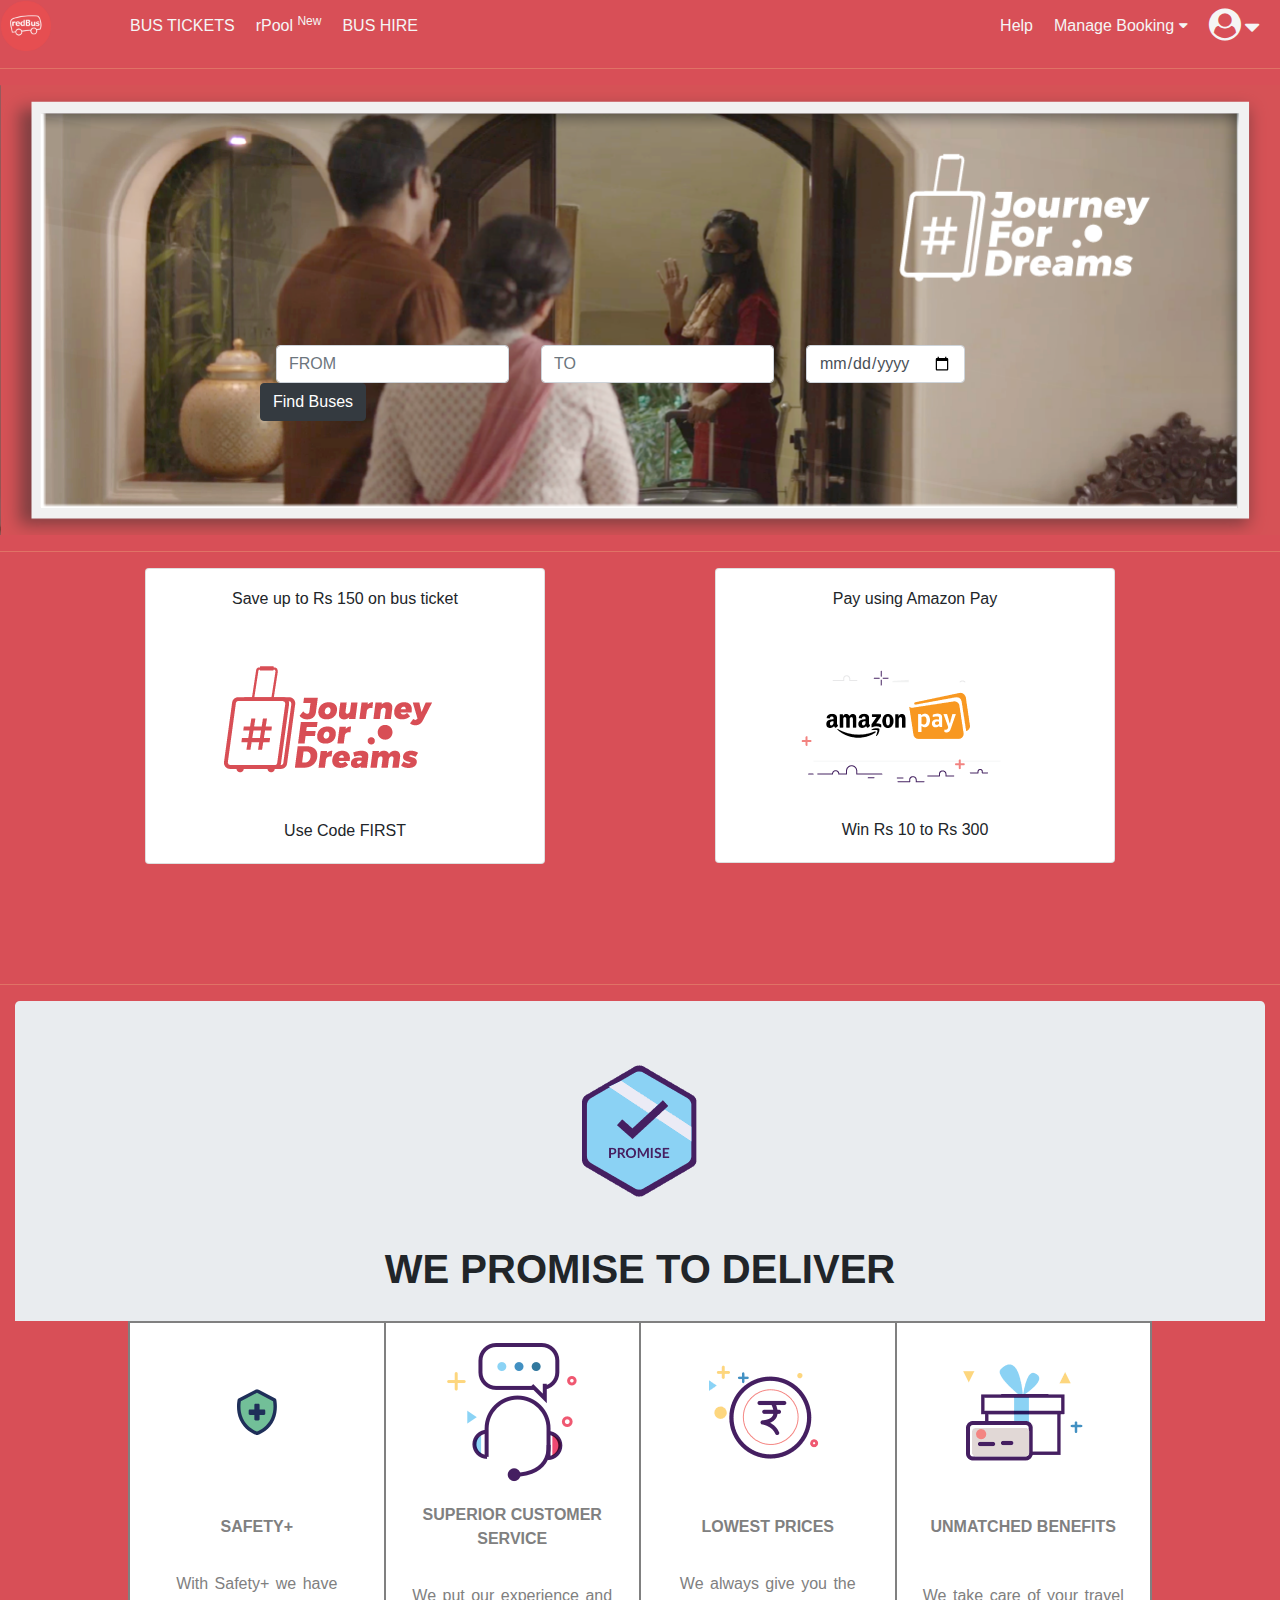
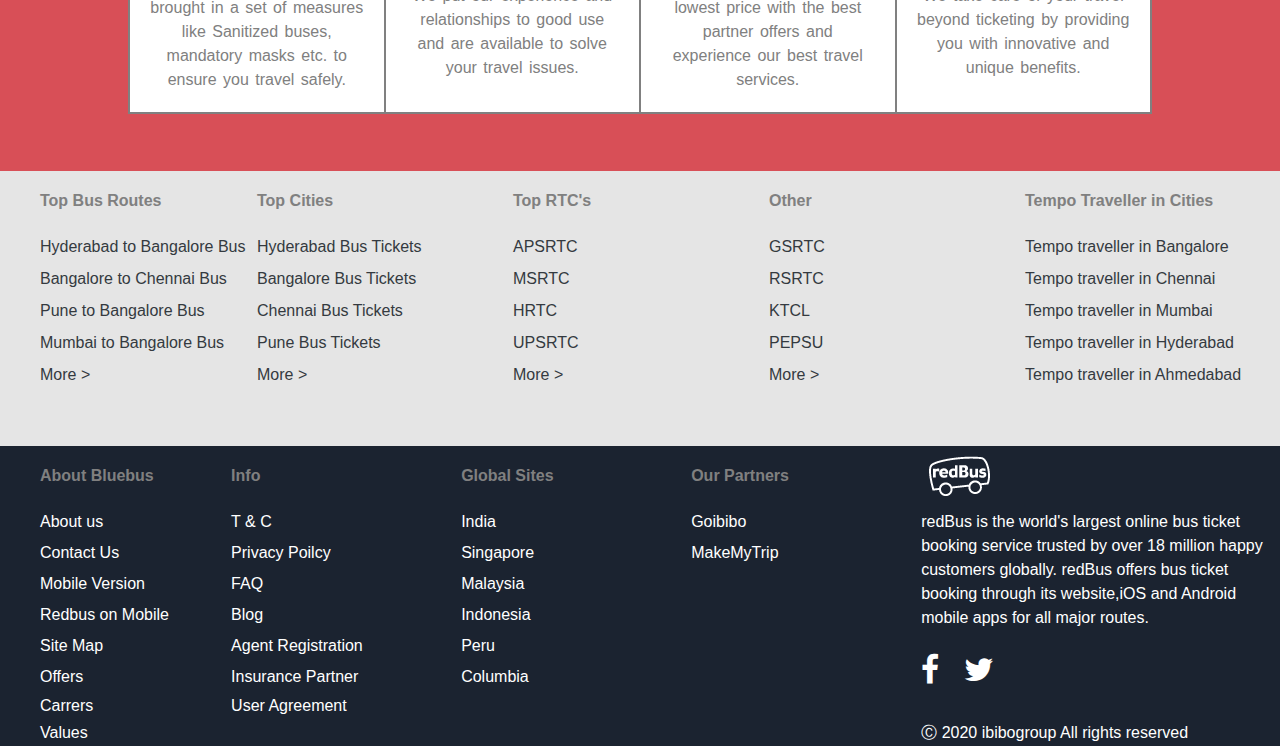
<file: index.html>
<!DOCTYPE html>
<html lang="en">
<head>

    <meta charset="UTF-8">
    <meta name="viewport" content="width=device-width, initial-scale=1.0">
    <title>Blue Bus</title>

    <!-- styles -->
    <link rel="stylesheet" href="./css/styles.css">
    <link rel="stylesheet" href="./css/bootstrap_4.5.2.css">
    <link rel="stylesheet" href="https://cdnjs.cloudflare.com/ajax/libs/font-awesome/4.7.0/css/font-awesome.min.css">
    <!-- styles -->

    <!-- scripts -->

    <script src="./js/jquery3.5.js"></script>


    <!-- scripts -->

</head>
<body class="body">
<!-- header section -->
    <div class="header">
        <table class="tableheader">
            <tr>
                <td width="10%">         
                        <img src="./assets/img/header-logo.png" alt="" width="40%" height="20%">
                </td>
                <td>
                    <table>
                        <tr> 
                            <td class="navi">BUS TICKETS</td>
                            <td class="navi">rPool <sup>New</sup>
                            </td>
                            <td class="navi">BUS HIRE</td>
                        </tr>
                    </table>
                </td>
                <td>
                    <table align="right">
                        <tr> 
                            <td class="navi">Help</td>
                            <td class="navi">Manage Booking  <i class="fa fa-caret-down" style="font-size: 15px;"></i>
                            </td>
                            <td class="navi"><i class="fa fa-user-circle fa-2x"></i> <i class="fa fa-caret-down" style="font-size: 25px;"></i> </td>
                        </tr>
                    </table>
                </td>     
            </tr>
    </table> 
    <hr>       
</div>
<!-- header section end -->


<!-- search section start -->

   <div class="container-fluid" style="background-image: url('./assets/img/bodyimg.png');">
    <div class="search-tab">
    <form action="display.html" class="form-inline" id="bus">
    <div class="row">
        <div class="form-group mx-sm-3">
            <input type="text" name="from" class="form-control" id="from" placeholder="FROM">
        </div>
        <div class="form-group mx-sm-3">
            <input type="text" name="to" class="form-control" id="to" placeholder="TO">
        </div>
        <div class="form-group mx-sm-3">
            <input type="date" name="date" class="form-control" id="date">
        </div>
        <div class="form-group">
            <button class="btn btn-dark text-white" type="submit">
                Find Buses
            </button>    
        </div>
    </div>
    <!-- <div class="row" style="padding-top: 30px;">
        <div class="form-group" style="padding-left: 14px;">
            <textarea type="text" name="from-details" class="form-control" id="from-details" placeholder="Details" cols="23"
                rows="3"></textarea>
        </div>
        <div class="form-group mx-sm-3" style="padding-left: 11px;">
            <textarea type="text" name="to-details" class="form-control" cols="23" id="to-details" placeholder="Details"
                rows="3"></textarea>
        </div>
        <div class="form-group mx-sm-3" style="padding-left: 1px;">
            <textarea type="text" name="date-details" cols="20" rows="3" class="form-control" id="date-details"
                placeholder="details"></textarea>
        </div>
    </div> -->
    </form>    
    </div>
    </div>

    <script type="text/javascript">
        $('#bus').submit(function (event) {
            // event.preventDefault();
            
            var from = $('#from').val();
            var to = $('#to').val();
            var date = $('#date').val();
            
            // var from_detail = $('#from-details').val();
            // var to_detail = $('#to-details').val();
            // var date_detail = $('#date-details').val();
            // var search = {};
            // var details_from = {};
            // var details_to = {};
            // var details_date = {};

            // details_from['from-name'] = from;
            // details_from['from-details'] = from_detail;
            // search['from'] = details_from;

            // details_to['to-name'] = to;
            // details_to['to-details'] = to_detail;
            // search['to'] = details_to;

            // details_date['date-name'] = date;
            // details_date['date-details'] = date_detail;
            // search['date'] = details_date;


            // var success ={
            //     'status' : 'Success',
            //     'message': 'Details Sent Successfully',

            // }
            // var fail ={
            //     'status' : 'Failure',
            //     'message': 'Enter Valid Details',

            // }
            // if (from !=''&&to!=''&&date!='') {
            //     $('#Tfrom').html(from);
            //     $('#Tto').html(to);
            //     $('#Tdate').html(date);
                
            //     // alert(JSON.stringify(success,null,3));
            // }
            // else
            // {
            //     alert(JSON.stringify(fail,null,3));
            // }
            
            
            // alert(JSON.stringify(search, null, 3));
             // console.log(from + "-" + to + "-" + date);
            localStorage.setItem("fromPlace", from);
            localStorage.setItem("toPlace", to);
            localStorage.setItem("Date", date);
        });
    </script>
   <!-- search section end -->


   <!-- offer section start -->

   <hr>
   <!-- table -->
   <!-- <div class="container">
    <table class="table table-dark">
        <thead>
            <th>From</th>
            <th>To</th>
            <th>Date</th>
        </thead>   
        <tbody>
               <tr>
                   <td id="Tfrom" ></td>
                   <td id="Tto"></td>
                   <td id="Tdate"></td>
               </tr>
           </tbody>
       </table>
   </div> -->
   <!-- table -->
  
   <div class="offers">
     <div class="container" style="height: 400px;">
         <div class="row">
             <div class="col sm-6">
                 <div class="card sm-6" style="width: 25rem;">
                     <div class="card-body">
                         <h6 class="card-title center">Save up to Rs 150 on bus ticket</h6>
                         <img src="./assets/img/amazon.png" alt="" class="img">
                         <p class="card-text center">Use Code FIRST</p>
                     </div>
                 </div>
             </div>
             <div class="col sm-6">
                <div class="card sm-6" style="width: 25rem;">
                    <div class="card-body">
                        <h6 class="card-title center">Pay using Amazon Pay</h6>
                        <img src="./assets/img/amazon1.png" alt="" class="img">
                        <p class="card-text center">Win Rs 10 to Rs 300</p>
                    </div>
                </div>
            </div>
            
         </div>
     </div>  
   </div>


   <!-- offer section end -->


   <!-- image section start -->
   <hr>
   <div class="container-fluid" style="height: 320px;">
       <div class="jumbotron">
        <div class="img1">
            <img src="./assets/img/promise.png" alt="">
        </div>   
           <h1 class="display-6 center"><b>WE PROMISE TO DELIVER</b></h1>
        </div>
        </div>
        <div class="conatiner" style="height: 450px;"> 
            <table class="text-white center mypromise" style="height: 370px;background-color: white;width: 80%;margin-left: auto;margin-right: auto;border: 2px solid gray;">
                <tr>
                    <div>
                        <th class="bordergray" style="width: 20%;"><img src="./assets/img/safety.svg" alt="" ></th>
                        <th class="bordergray" style="width: 20%;"><img src="./assets/img/customer_care.png" alt=""></th>
                        <th class="bordergray" style="width: 20%;"> <img src="./assets/img/lowest_Fare.png" alt="" ></th>
                        <th class="bordergray" style="width: 20%;"><img src="./assets/img/benefits.png" alt="" ></th>
                    </div>
                </tr>
                <tr>
                    <th class="bordergray"><b>SAFETY+</b></th>
                    <th class="bordergray"><b>SUPERIOR CUSTOMER SERVICE</b></th>
                    <th class="bordergray"><b>LOWEST PRICES</b></th>
                    <th class="bordergray"><b>UNMATCHED BENEFITS</b></th>
                </tr>
                <tr style="color: gray;">
                    <td class="bordergray" style="padding: 20px;word-spacing: 2px;">With Safety+ we have brought in a set of measures like Sanitized buses, mandatory masks etc. to ensure you travel safely.</td>
                    <td class="bordergray" style="padding: 20px;word-spacing: 2px;">We put our experience and relationships to good use and are available to solve your travel issues.</td>
                    <td class="bordergray" style="padding: 20px;word-spacing: 2px;">We always give you the lowest price with the best partner offers and experience our best travel services.</td>
                    <td class="bordergray" style="padding: 20px;word-spacing: 2px;">We take care of your travel beyond ticketing by providing you with innovative and unique benefits.</td>
                </tr>
            </table>
        </div>
        


<!-- image section end -->

<!-- footer section start -->

<div style="height: 275px;padding-bottom: 25px;background-color:#E5E5E5 ;">
    <table class="text-dark" style="height: 220px;background-color:#E5E5E5;width: 100%;">
        <tr>
            <th style="width: 20%; padding-left: 40px;">Top Bus Routes</th>
            <th style="width: 20%;">Top Cities</th>
            <th style="width: 20%;">Top RTC's</th>
            <th style="width: 20%;">Other</th>
            <th style="width: 20%;">Tempo Traveller in Cities</th>            
        </tr>
        <tr>
            <td style="padding-left: 40px;">Hyderabad to Bangalore Bus</td>
            <td>Hyderabad Bus Tickets</td>
            <td>APSRTC</td>
            <td>GSRTC</td>
            <td>Tempo traveller in Bangalore</td>
        </tr>
        <tr>
            <td style="padding-left: 40px;">Bangalore to Chennai Bus</td>
            <td> Bangalore Bus Tickets
            </td>
            <td>MSRTC</td>
            <td>RSRTC</td>
            <td>Tempo traveller in Chennai</td>
        </tr>
        <tr>
            <td style="padding-left: 40px;">Pune to Bangalore Bus
            </td>
            <td>Chennai Bus Tickets</td>
            <td>HRTC</td>
            <td>KTCL</td>
            <td>Tempo traveller in Mumbai</td>
        </tr>
        <tr>
            <td style="padding-left: 40px;">Mumbai to Bangalore Bus
            </td>
            <td>Pune Bus Tickets</td>
            <td>UPSRTC</td>
            <td>PEPSU</td>
            <td>Tempo traveller in Hyderabad</td>
        </tr>
        <tr>
            <td style="padding-left: 40px;">More ></td>
            <td>More ></td>
            <td>More ></td>
            <td>More ></td>
            <td>Tempo traveller in Ahmedabad</td>
        </tr>
    </table>
    </div>
</div>
<div style="height: 300px;">
    <table class="text-white" style="height: 300px;background-color:#1B2330;width: 100%;">
        <tr>
            <th style="width: 18%; padding-left: 40px;">About Bluebus</th>
            <th style="width: 18%;">Info</th>
            <th style="width: 18%;">Global Sites</th>
            <th style="width: 18%;">Our Partners</th>
            <th style="width: 28%;"><img src="./assets/img/footer_logo.png" alt="">
            </th>            
        </tr>
        <tr>
            <td style="padding-left: 40px;">About us</td>
            <td>T & C</td>
            <td>India</td>
            <td>Goibibo</td>
            <td rowspan="6" width="20%">
                <span>
                    redBus is the world's largest online bus ticket booking service trusted by over 18 million happy 
                    customers globally. redBus offers bus ticket booking through its website,iOS and Android mobile apps for 
                    all major routes.
                </span>
                <br>
                <br>
                <i class="fa fa-facebook fa-2x" aria-hidden="true" style="padding-right: 20px;" ></i>
                <i class="fa fa-twitter fa-2x" aria-hidden="true"></i>
            </td>
        </tr>
        <tr>
            <td style="padding-left: 40px;">Contact Us</td>
            <td>Privacy Poilcy</td>
            <td>Singapore</td>
            <td>MakeMyTrip</td>
        </tr>
        <tr>
            <td style="padding-left: 40px;">Mobile Version</td>
            <td>FAQ</td>
            <td>Malaysia</td>
            <td> </td>
            <td></td>
        </tr>
        <tr>
            <td style="padding-left: 40px;">Redbus on Mobile</td>
            <td>Blog</td>
            <td>Indonesia</td>
            <td></td>
        </tr>
        <tr>
            <td style="padding-left: 40px;">Site Map</td>
            <td>Agent Registration</td>
            <td>Peru</td>
            <td></td>
            <td></td>
        </tr>
        <tr>
            <td style="padding-left: 40px;">Offers</td>
            <td>Insurance Partner</td>
            <td>Columbia</td>
            <td></td>
            <td></td>
        </tr>
        <tr>
            <td style="padding-left: 40px;">Carrers</td>
            <td>User Agreement</td>
            <td></td>
            <td></td>
            <td></td>
        </tr>
        <tr>
            <td style="padding-left: 40px;">Values</td>
            <td></td>
            <td></td>
            <td></td>
            <td>Ⓒ 2020 ibibogroup All rights reserved</td>
        </tr>
        
            
    </table>
</div>


<!-- footer section end -->
</body>
</html>
</file>
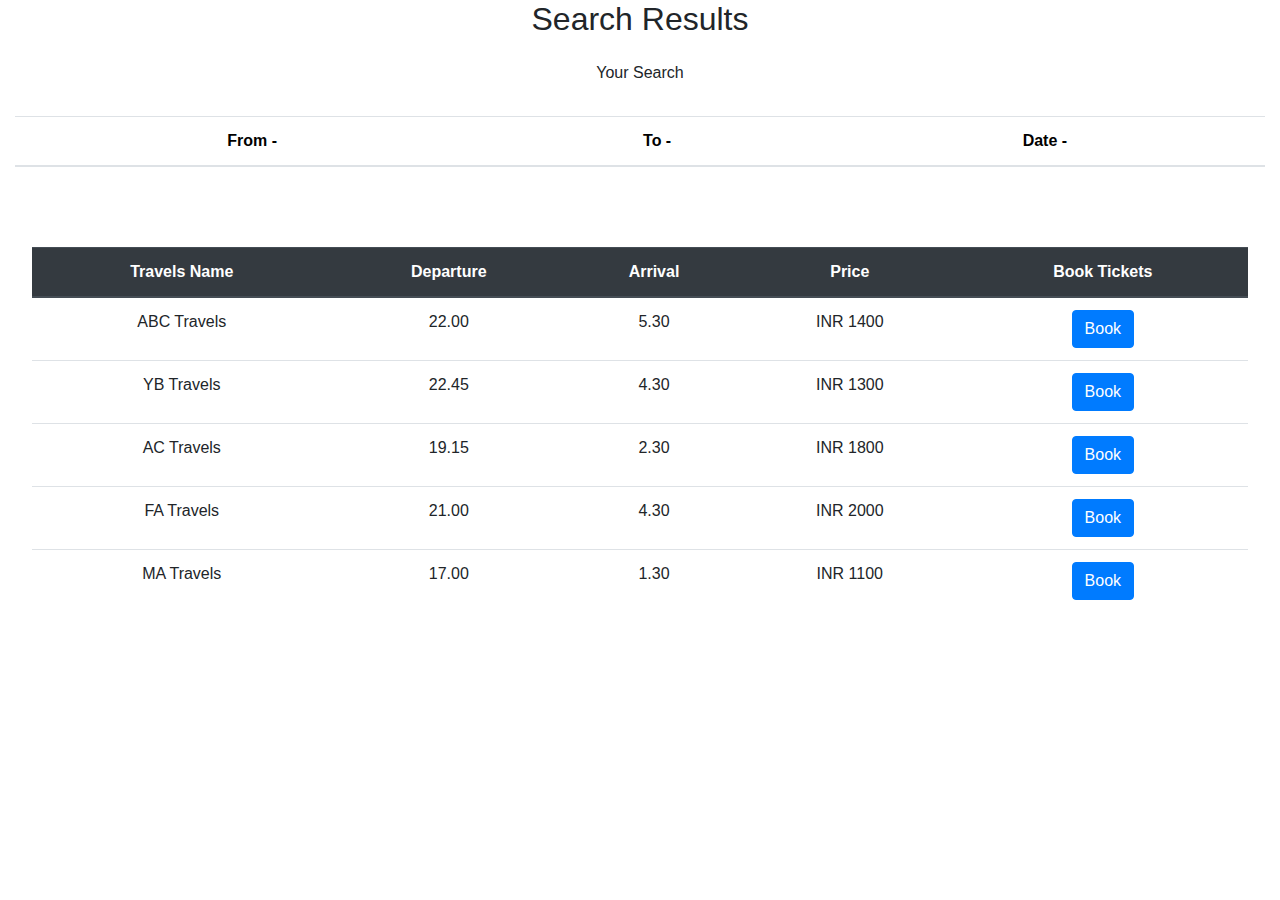
<file: display.html>
<!DOCTYPE html>
<html lang="en">

    <head>
        <meta charset="UTF-8">
        <meta name="viewport" content="width=device-width, initial-scale=1.0">
        <title>Search Buses</title>
        <!-- styles -->
        <link rel="stylesheet" href="./css/bootstrap_4.5.2.css">
        <link rel="stylesheet" href="./css/displayc.css">
        <!-- styles -->

    </head>

    <body>
        <div class="container col-md-12">
            <h2>Search Results</h2>
            <p>Your Search</p>
            <table class="table table-striped text-center">
                <thead>
                    <tr>
                        <th>From - <span id="from" class="text-info"></span></th>
                        <th>To - <span id="to" class="text-info"></span></th>
                        <th>Date - <span id="date" class="text-info"></span></th>
                    </tr>
                </thead>
            </table>
        </div>
        <div class="jumbotron text-center bg-transparent">
            <table class="table  text-center table-hover">
                <thead class="thead-dark">
                    <tr>
                        <th>Travels Name <span id="from" class="text-info"></span></th>
                        <th>Departure <span id="to" class="text-info"></span></th>
                        <th>Arrival <span id="date" class="text-info"></span></th>
                        <th>Price <span id="date" class="text-info"></span></th>
                        <th>Book Tickets<span id="date" class="text-info"></span></th>
                    </tr>
                </thead>
                <tbody id="jsondisplay">

                </tbody>
            </table>
        </div>
        <!-- scripts -->
        <script src="./js/jquery3.5.js"></script>
        <script>
            var from = localStorage.getItem("fromPlace");
            var to = localStorage.getItem("toPlace");
            var date = localStorage.getItem("Date");
            $('#from').text(from).show();
            $('#to').text(to).show();
            $('#date').text(date).show();
            // $(window).one("focus", function () {
            //     localStorage.clear();
            //     window.location.href = "./index.html";
            // });
                // var test = {};
                // test['from'] = from;
                // test['to'] = to;
                // test['date'] = date;
                // console.log(test);
                // alert(JSON.stringify(test, null, 2));


                var details={
                    "buses" :[
                        {
                            "name" : "ABC Travels",
                            "s_time":"22.00",
                            "e_time":"5.30",
                            "price":"INR 1400"
                        },
                        {
                            "name" : "YB Travels",
                            "s_time":"22.45",
                            "e_time":"4.30",
                            "price":"INR 1300"
                        },{
                            "name" : "AC Travels",
                            "s_time":"19.15",
                            "e_time":"2.30",
                            "price":"INR 1800"
                        },{
                            "name" : "FA Travels",
                            "s_time":"21.00",
                            "e_time":"4.30",
                            "price":"INR 2000"
                        },
                        {
                            "name" : "MA Travels",
                            "s_time":"17.00",
                            "e_time":"1.30",
                            "price":"INR 1100"
                        }
                    ]
                };
            var detailsJson = details.buses;
            var tbl="";
            $(detailsJson).each(function (i,bus) {
               tbl=tbl+"<tr>";
               tbl=tbl+"<td>"+bus.name+"</td>";
               tbl=tbl+"<td>"+bus.s_time+"</td>"; 
               tbl=tbl+"<td>"+bus.e_time+"</td>"; 
               tbl=tbl+"<td>"+bus.price+"</td>";
               tbl=tbl+"<td> <button class='btn btn-primary' type='button'>Book</button></td>";
               tbl=tbl+"</tr>";
            })
            $("#jsondisplay").html(tbl);
        </script>
        <!-- scripts -->
    </body>

</html>
</file>
<file: css/styles.css>
.body{
    background-color: #d84f57;
}
.header{
    width: 100%;
    /* background-color:#d84f57; */
}

th{
    height: 60px;
    color: grey;
}

.tableheader{
    width: 100%;
}
.navi{
    padding-right: 20px;
    color:whitesmoke;
}
hr{
    height: 1px;
    border: none;
    background-color:salmon;
}
.container-fluid{
    /* padding: 120px; */
    height: 450px;
    overflow: hidden;
    background-size: cover;
    background-repeat: round;
    width: 100%;
}
.search-tab{
    display: flex;
    align-content: center;
    padding: 260px;
}
.img{
     padding: 25px;
}
.center{
    text-align: center;    
}
.offers{
    display: flex;
    align-content: center;
    padding-left: 120px;
}
.img1{
    display: flex;
    padding-left: 45%;
    padding-bottom: 4%;
}
.mypromise th{
 
    padding-top: 20px;
}
.bordergray{
    border-right: 2px solid gray;
}
</file>
<file: css/displayc.css>
th {
    color: black;
}

body {
    margin: 0px;
    padding: 0px;
}

h2,
p {
    text-align: center;
    padding-bottom: 15px;
}
</file>
